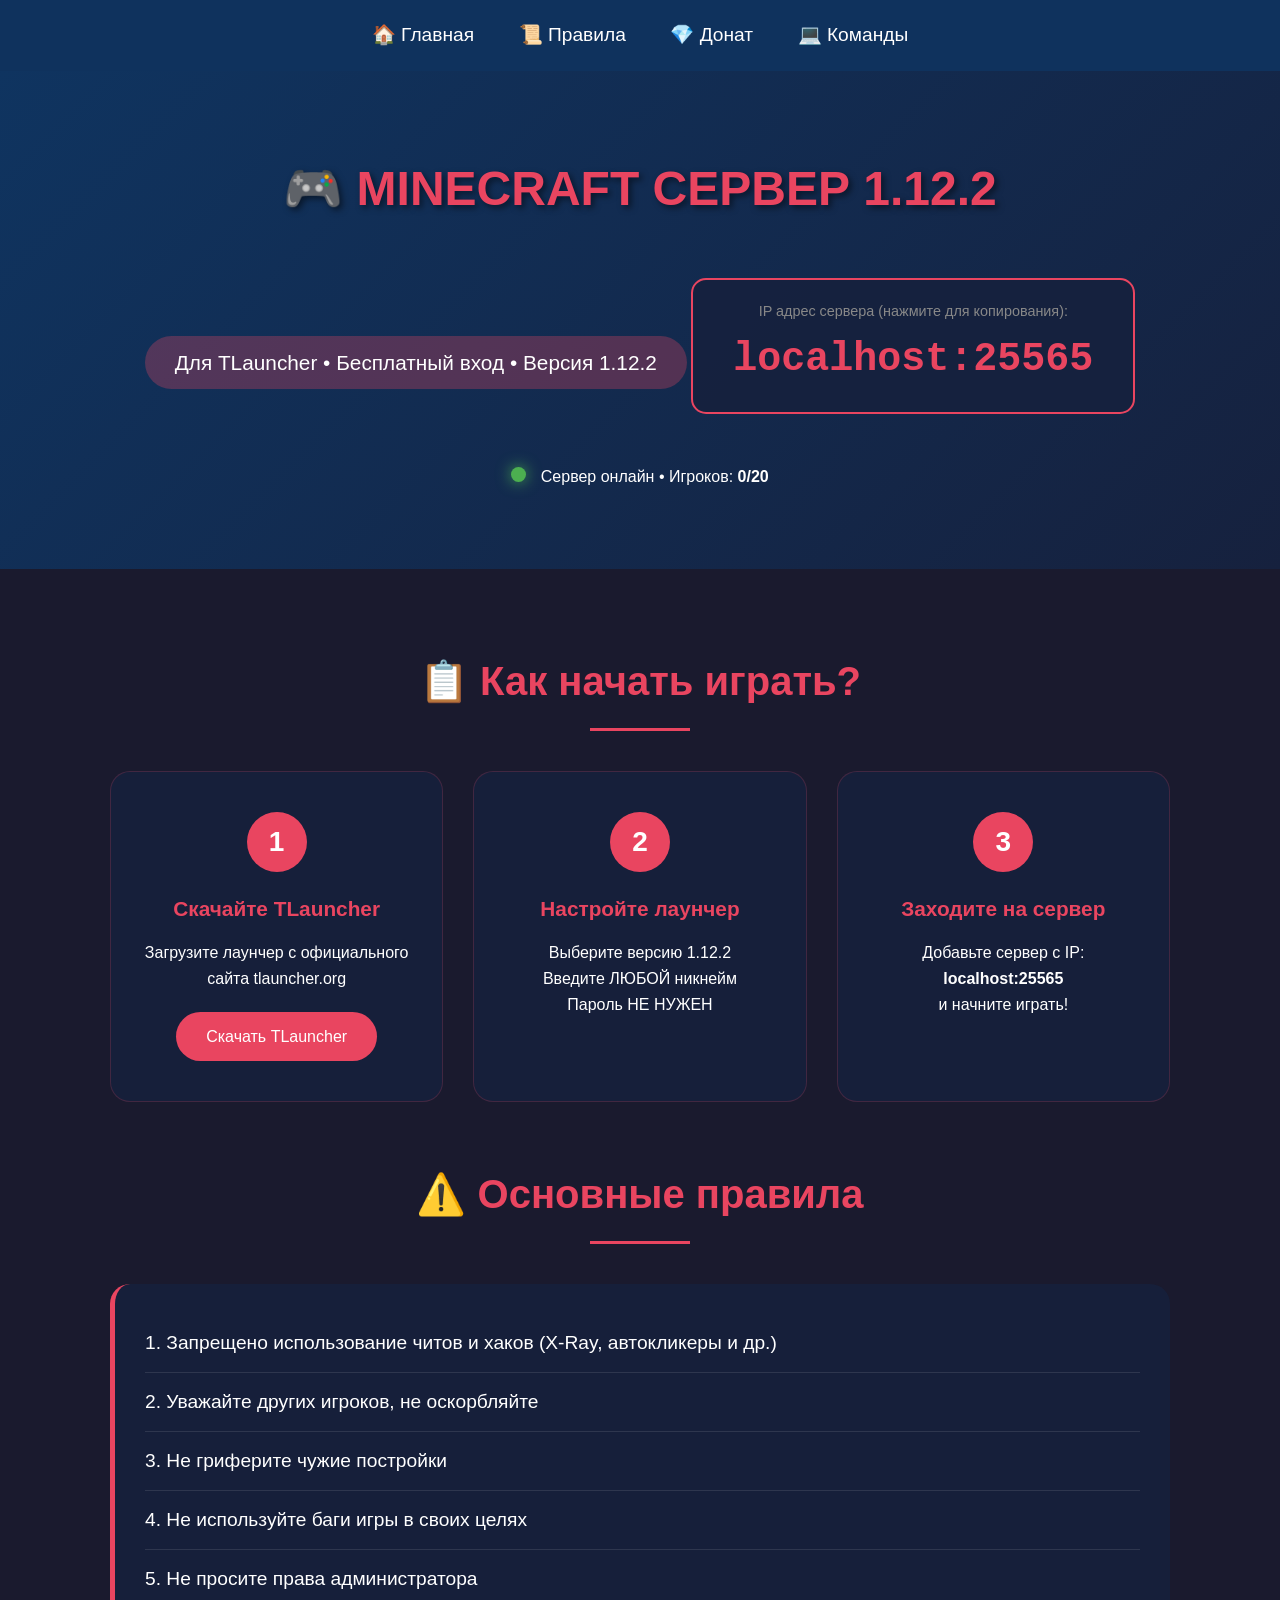
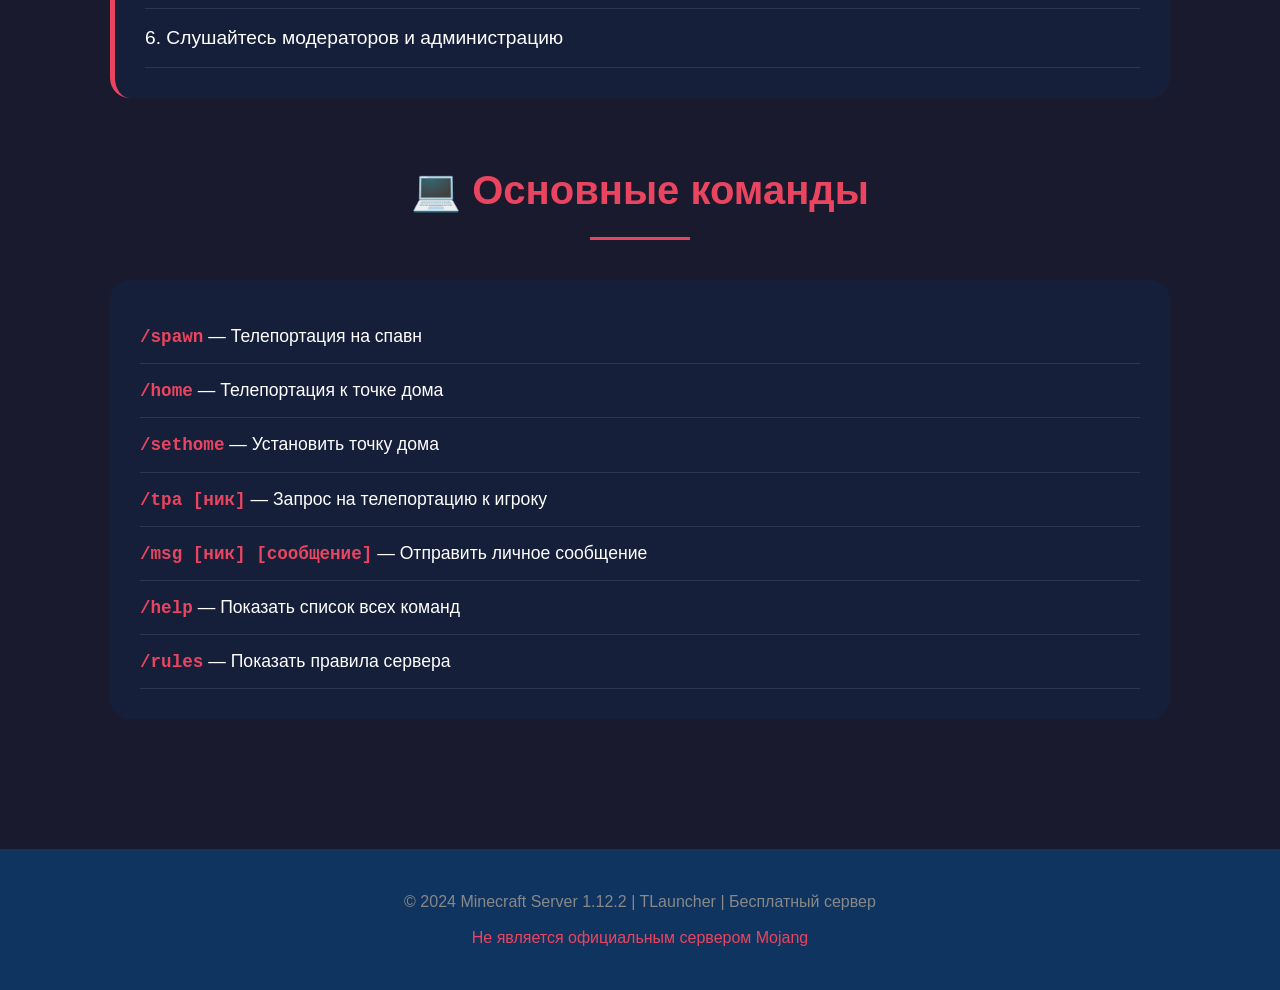
<file: index.html>
<!DOCTYPE html>
<html lang="ru">
<head>
    <meta charset="UTF-8">
    <meta name="viewport" content="width=device-width, initial-scale=1.0">
    <title>Minecraft Server 1.12.2 - Бесплатный вход</title>
    <link rel="stylesheet" href="style.css">
</head>
<body>
    <!-- НАВИГАЦИЯ -->
    <nav>
        <a href="index.html">🏠 Главная</a>
        <a href="rules.html">📜 Правила</a>
        <a href="donate.html">💎 Донат</a>
        <a href="#commands">💻 Команды</a>
    </nav>
    
    <!-- ШАПКА -->
    <header>
        <h1>🎮 MINECRAFT СЕРВЕР 1.12.2</h1>
        <div class="server-version">Для TLauncher • Бесплатный вход • Версия 1.12.2</div>
        
        <div class="ip-box" onclick="copyIP()" title="Нажмите чтобы скопировать IP">
            <div class="ip-label">IP адрес сервера (нажмите для копирования):</div>
            <div class="ip-address">localhost:25565</div>
        </div>
        
        <div class="status">
            <span class="status-dot"></span>
            <span>Сервер онлайн • Игроков: <strong>0/20</strong></span>
        </div>
    </header>
    
    <!-- КОНТЕНТ -->
    <div class="container">
        <!-- КАК НАЧАТЬ ИГРАТЬ -->
        <section>
            <h2>📋 Как начать играть?</h2>
            
            <div class="steps">
                <div class="step-card">
                    <div class="step-number">1</div>
                    <h3>Скачайте TLauncher</h3>
                    <p>Загрузите лаунчер с официального сайта tlauncher.org</p>
                    <a href="https://tlauncher.org/" class="btn" target="_blank">Скачать TLauncher</a>
                </div>
                
                <div class="step-card">
                    <div class="step-number">2</div>
                    <h3>Настройте лаунчер</h3>
                    <p>Выберите версию 1.12.2<br>Введите ЛЮБОЙ никнейм<br>Пароль НЕ НУЖЕН</p>
                </div>
                
                <div class="step-card">
                    <div class="step-number">3</div>
                    <h3>Заходите на сервер</h3>
                    <p>Добавьте сервер с IP:<br><strong>localhost:25565</strong><br>и начните играть!</p>
                </div>
            </div>
        </section>
        
        <!-- ПРАВИЛА -->
        <section>
            <h2>⚠️ Основные правила</h2>
            <div class="rules-box">
                <ol>
                    <li>Запрещено использование читов и хаков (X-Ray, автокликеры и др.)</li>
                    <li>Уважайте других игроков, не оскорбляйте</li>
                    <li>Не гриферите чужие постройки</li>
                    <li>Не используйте баги игры в своих целях</li>
                    <li>Не просите права администратора</li>
                    <li>Слушайтесь модераторов и администрацию</li>
                </ol>
            </div>
        </section>
        
        <!-- КОМАНДЫ -->
        <section id="commands">
            <h2>💻 Основные команды</h2>
            <div class="commands-box">
                <p><strong>/spawn</strong> — Телепортация на спавн</p>
                <p><strong>/home</strong> — Телепортация к точке дома</p>
                <p><strong>/sethome</strong> — Установить точку дома</p>
                <p><strong>/tpa [ник]</strong> — Запрос на телепортацию к игроку</p>
                <p><strong>/msg [ник] [сообщение]</strong> — Отправить личное сообщение</p>
                <p><strong>/help</strong> — Показать список всех команд</p>
                <p><strong>/rules</strong> — Показать правила сервера</p>
            </div>
        </section>
    </div>
    
    <!-- ПОДВАЛ -->
    <footer>
        <p>© 2024 Minecraft Server 1.12.2 | TLauncher | Бесплатный сервер</p>
        <p style="color: #e94560; margin-top: 10px;">Не является официальным сервером Mojang</p>
    </footer>
    
    <script>
        // Копирование IP адреса при клике
        function copyIP() {
            var temp = document.createElement('textarea');
            temp.value = 'localhost:25565';
            document.body.appendChild(temp);
            temp.select();
            document.execCommand('copy');
            document.body.removeChild(temp);
            alert('✅ IP скопирован: localhost:25565\n\nВставьте его в TLauncher!');
        }
    </script>
</body>
</html>
</file>
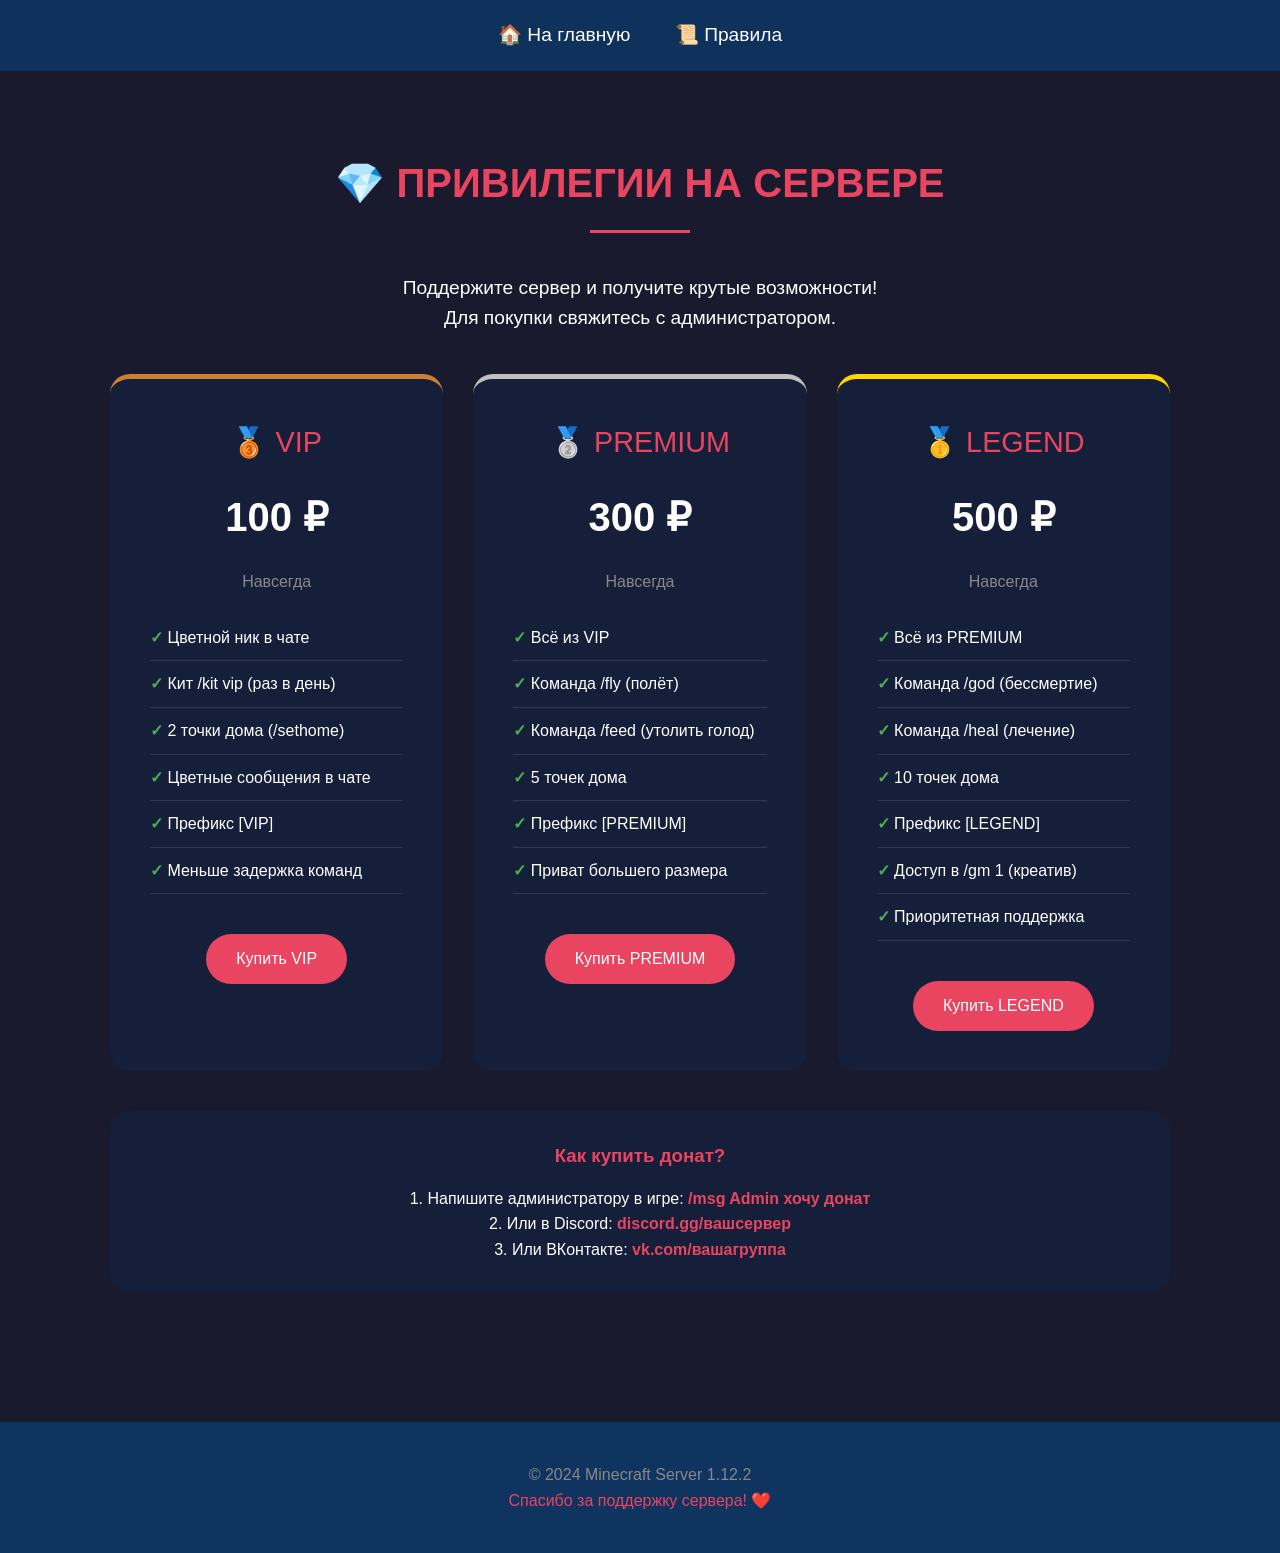
<file: donate.html>
<!DOCTYPE html>
<html lang="ru">
<head>
    <meta charset="UTF-8">
    <meta name="viewport" content="width=device-width, initial-scale=1.0">
    <title>Донат - Minecraft Server 1.12.2</title>
    <link rel="stylesheet" href="style.css">
</head>
<body>
    <nav>
        <a href="index.html">🏠 На главную</a>
        <a href="rules.html">📜 Правила</a>
    </nav>
    
    <div class="container">
        <section>
            <h2>💎 ПРИВИЛЕГИИ НА СЕРВЕРЕ</h2>
            <p style="text-align: center; font-size: 1.2em; margin-bottom: 40px;">
                Поддержите сервер и получите крутые возможности!<br>
                Для покупки свяжитесь с администратором.
            </p>
            
            <div class="donate-grid">
                <!-- VIP -->
                <div class="donate-card vip">
                    <div class="donate-title">🥉 VIP</div>
                    <div class="donate-price">100 ₽</div>
                    <p style="color: #888; margin-bottom: 20px;">Навсегда</p>
                    
                    <ul class="donate-features">
                        <li>Цветной ник в чате</li>
                        <li>Кит /kit vip (раз в день)</li>
                        <li>2 точки дома (/sethome)</li>
                        <li>Цветные сообщения в чате</li>
                        <li>Префикс [VIP]</li>
                        <li>Меньше задержка команд</li>
                    </ul>
                    
                    <a href="#" class="btn">Купить VIP</a>
                </div>
                
                <!-- PREMIUM -->
                <div class="donate-card premium">
                    <div class="donate-title">🥈 PREMIUM</div>
                    <div class="donate-price">300 ₽</div>
                    <p style="color: #888; margin-bottom: 20px;">Навсегда</p>
                    
                    <ul class="donate-features">
                        <li>Всё из VIP</li>
                        <li>Команда /fly (полёт)</li>
                        <li>Команда /feed (утолить голод)</li>
                        <li>5 точек дома</li>
                        <li>Префикс [PREMIUM]</li>
                        <li>Приват большего размера</li>
                    </ul>
                    
                    <a href="#" class="btn">Купить PREMIUM</a>
                </div>
                
                <!-- LEGEND -->
                <div class="donate-card legend">
                    <div class="donate-title">🥇 LEGEND</div>
                    <div class="donate-price">500 ₽</div>
                    <p style="color: #888; margin-bottom: 20px;">Навсегда</p>
                    
                    <ul class="donate-features">
                        <li>Всё из PREMIUM</li>
                        <li>Команда /god (бессмертие)</li>
                        <li>Команда /heal (лечение)</li>
                        <li>10 точек дома</li>
                        <li>Префикс [LEGEND]</li>
                        <li>Доступ в /gm 1 (креатив)</li>
                        <li>Приоритетная поддержка</li>
                    </ul>
                    
                    <a href="#" class="btn">Купить LEGEND</a>
                </div>
            </div>
            
            <div style="text-align: center; margin-top: 40px; background: rgba(22, 33, 62, 0.8); padding: 30px; border-radius: 20px;">
                <h3 style="color: #e94560;">Как купить донат?</h3>
                <p style="margin-top: 15px;">
                    1. Напишите администратору в игре: <strong style="color: #e94560;">/msg Admin хочу донат</strong><br>
                    2. Или в Discord: <strong style="color: #e94560;">discord.gg/вашсервер</strong><br>
                    3. Или ВКонтакте: <strong style="color: #e94560;">vk.com/вашагруппа</strong>
                </p>
            </div>
        </section>
    </div>
    
    <footer>
        <p>© 2024 Minecraft Server 1.12.2</p>
        <p style="color: #e94560;">Спасибо за поддержку сервера! ❤️</p>
    </footer>
</body>
</html>
</file>
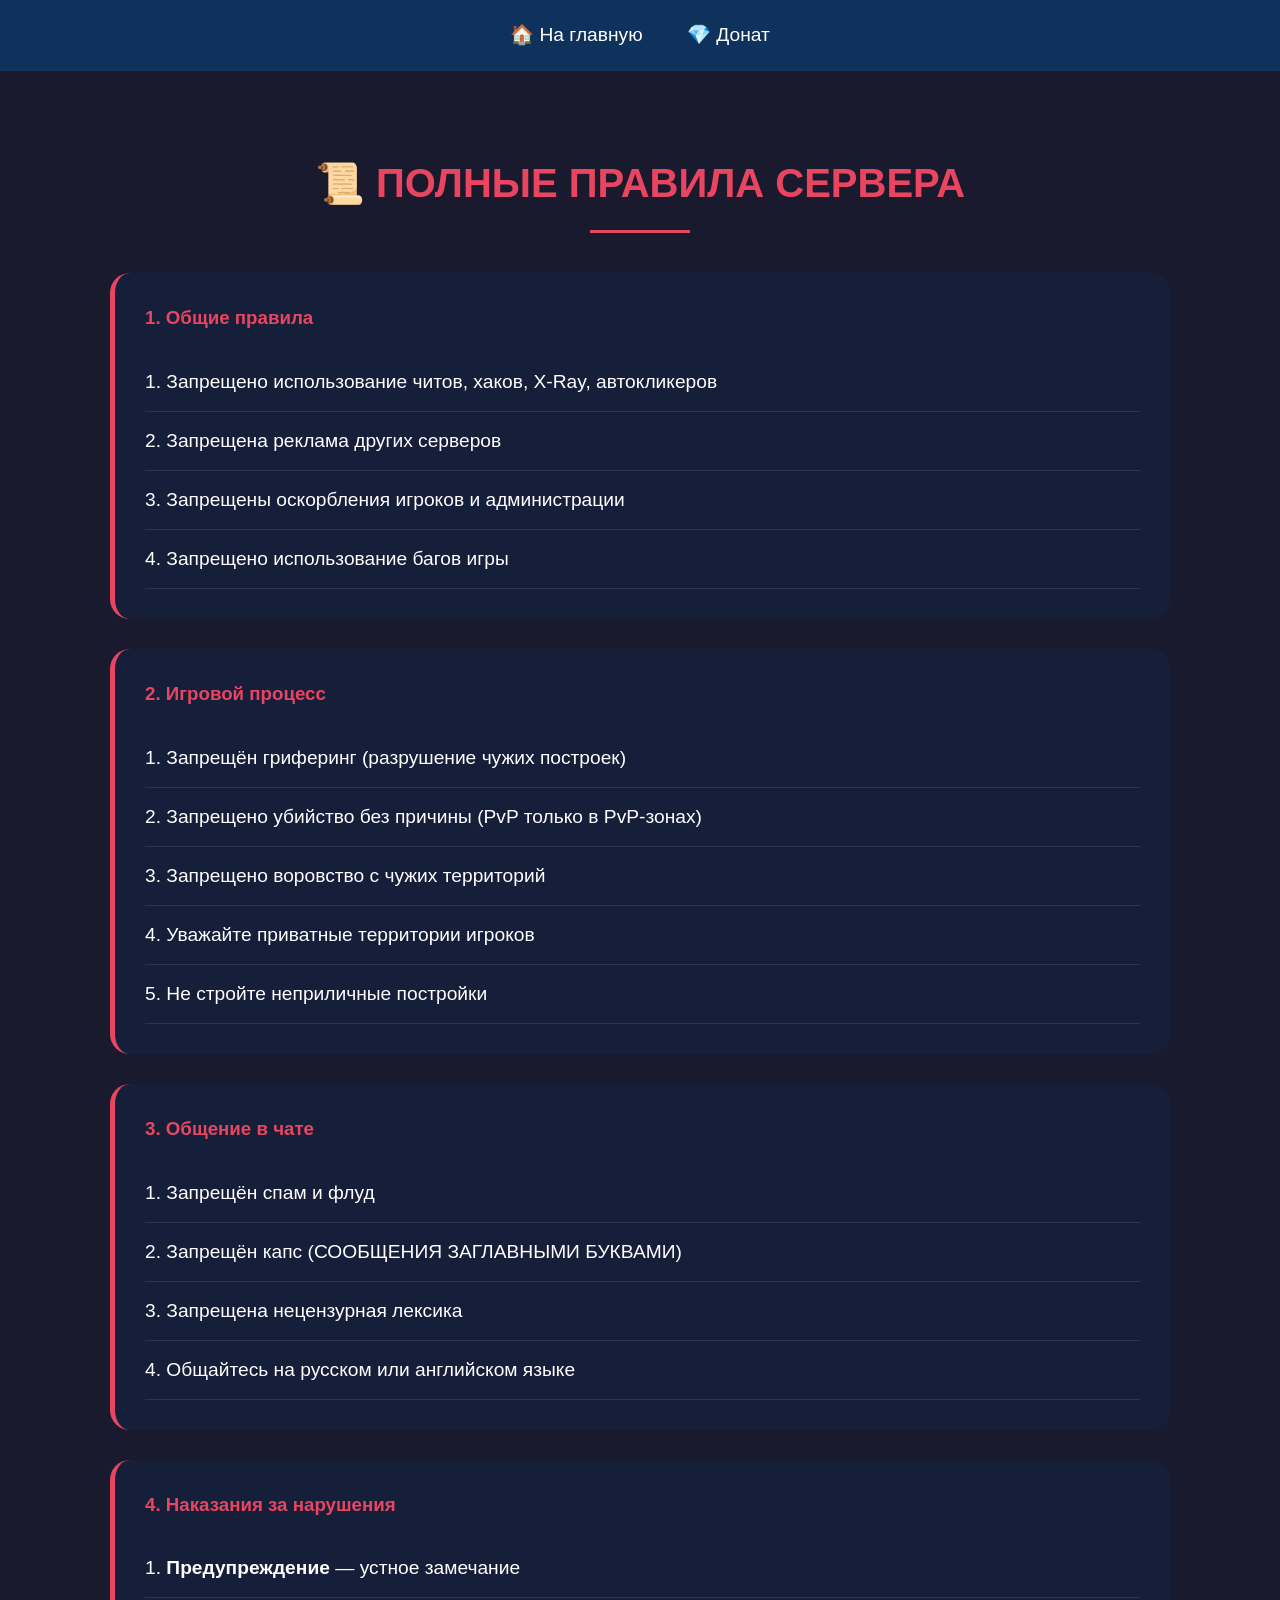
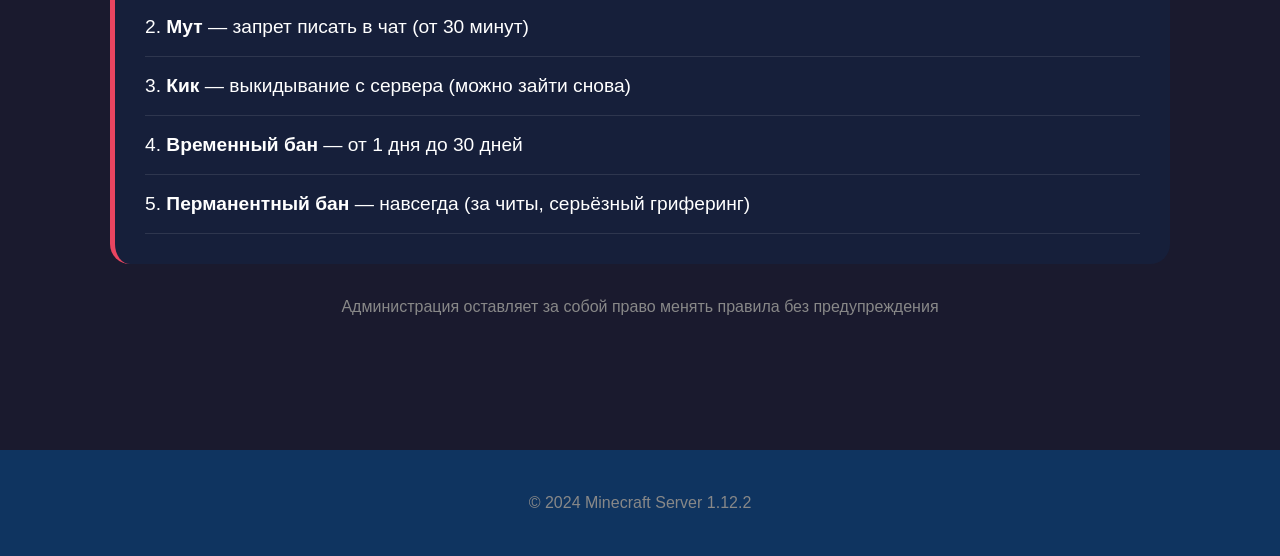
<file: rules.html>
<!DOCTYPE html>
<html lang="ru">
<head>
    <meta charset="UTF-8">
    <meta name="viewport" content="width=device-width, initial-scale=1.0">
    <title>Правила сервера - Minecraft 1.12.2</title>
    <link rel="stylesheet" href="style.css">
</head>
<body>
    <nav>
        <a href="index.html">🏠 На главную</a>
        <a href="donate.html">💎 Донат</a>
    </nav>
    
    <div class="container">
        <section>
            <h2>📜 ПОЛНЫЕ ПРАВИЛА СЕРВЕРА</h2>
            
            <div class="rules-box" style="margin-bottom: 30px;">
                <h3 style="color: #e94560; margin-bottom: 20px;">1. Общие правила</h3>
                <ol>
                    <li>Запрещено использование читов, хаков, X-Ray, автокликеров</li>
                    <li>Запрещена реклама других серверов</li>
                    <li>Запрещены оскорбления игроков и администрации</li>
                    <li>Запрещено использование багов игры</li>
                </ol>
            </div>
            
            <div class="rules-box" style="margin-bottom: 30px;">
                <h3 style="color: #e94560; margin-bottom: 20px;">2. Игровой процесс</h3>
                <ol>
                    <li>Запрещён гриферинг (разрушение чужих построек)</li>
                    <li>Запрещено убийство без причины (PvP только в PvP-зонах)</li>
                    <li>Запрещено воровство с чужих территорий</li>
                    <li>Уважайте приватные территории игроков</li>
                    <li>Не стройте неприличные постройки</li>
                </ol>
            </div>
            
            <div class="rules-box" style="margin-bottom: 30px;">
                <h3 style="color: #e94560; margin-bottom: 20px;">3. Общение в чате</h3>
                <ol>
                    <li>Запрещён спам и флуд</li>
                    <li>Запрещён капс (СООБЩЕНИЯ ЗАГЛАВНЫМИ БУКВАМИ)</li>
                    <li>Запрещена нецензурная лексика</li>
                    <li>Общайтесь на русском или английском языке</li>
                </ol>
            </div>
            
            <div class="rules-box">
                <h3 style="color: #e94560; margin-bottom: 20px;">4. Наказания за нарушения</h3>
                <ol>
                    <li><strong>Предупреждение</strong> — устное замечание</li>
                    <li><strong>Мут</strong> — запрет писать в чат (от 30 минут)</li>
                    <li><strong>Кик</strong> — выкидывание с сервера (можно зайти снова)</li>
                    <li><strong>Временный бан</strong> — от 1 дня до 30 дней</li>
                    <li><strong>Перманентный бан</strong> — навсегда (за читы, серьёзный гриферинг)</li>
                </ol>
            </div>
            
            <p style="text-align: center; margin-top: 30px; color: #888;">
                Администрация оставляет за собой право менять правила без предупреждения
            </p>
        </section>
    </div>
    
    <footer>
        <p>© 2024 Minecraft Server 1.12.2</p>
    </footer>
</body>
</html>
</file>
<file: style.css>
/* style.css - Стили для сайта Minecraft сервера */

* {
    margin: 0;
    padding: 0;
    box-sizing: border-box;
}

body {
    font-family: 'Arial', sans-serif;
    background: #1a1a2e;
    color: #ffffff;
    line-height: 1.6;
    min-height: 100vh;
}

/* ШАПКА САЙТА */
header {
    background: linear-gradient(135deg, #0f3460, #16213e);
    padding: 80px 20px;
    text-align: center;
}

h1 {
    font-size: 3em;
    color: #e94560;
    text-shadow: 3px 3px 6px rgba(0,0,0,0.5);
    margin-bottom: 20px;
}

.server-version {
    font-size: 1.3em;
    background: rgba(233, 69, 96, 0.3);
    padding: 10px 30px;
    border-radius: 50px;
    display: inline-block;
}

/* IP АДРЕС */
.ip-box {
    background: rgba(22, 33, 62, 0.9);
    padding: 20px 40px;
    border-radius: 15px;
    cursor: pointer;
    display: inline-block;
    margin: 30px 0;
    border: 2px solid #e94560;
    transition: all 0.3s;
}

.ip-box:hover {
    transform: scale(1.1);
    box-shadow: 0 0 30px rgba(233, 69, 96, 0.5);
}

.ip-label {
    font-size: 0.9em;
    color: #888;
    margin-bottom: 5px;
}

.ip-address {
    font-size: 2.5em;
    font-weight: bold;
    color: #e94560;
    font-family: 'Courier New', monospace;
}

/* СТАТУС СЕРВЕРА */
.status {
    margin-top: 20px;
}

.status-dot {
    width: 15px;
    height: 15px;
    border-radius: 50%;
    display: inline-block;
    margin-right: 10px;
    background: #4CAF50;
    box-shadow: 0 0 15px #4CAF50;
    animation: pulse 2s infinite;
}

@keyframes pulse {
    0% { opacity: 1; }
    50% { opacity: 0.5; }
    100% { opacity: 1; }
}

/* ОСНОВНОЙ КОНТЕНТ */
.container {
    max-width: 1100px;
    margin: 0 auto;
    padding: 20px;
}

section {
    margin: 60px 0;
}

h2 {
    text-align: center;
    color: #e94560;
    font-size: 2.5em;
    margin-bottom: 40px;
}

h2::after {
    content: '';
    display: block;
    width: 100px;
    height: 3px;
    background: #e94560;
    margin: 15px auto;
}

/* КАРТОЧКИ ШАГОВ */
.steps {
    display: grid;
    grid-template-columns: repeat(auto-fit, minmax(280px, 1fr));
    gap: 30px;
}

.step-card {
    background: rgba(22, 33, 62, 0.8);
    padding: 40px 30px;
    border-radius: 20px;
    text-align: center;
    transition: all 0.3s;
    border: 1px solid rgba(233, 69, 96, 0.2);
}

.step-card:hover {
    transform: translateY(-10px);
    box-shadow: 0 20px 40px rgba(0,0,0,0.3);
    border-color: #e94560;
}

.step-number {
    width: 60px;
    height: 60px;
    background: #e94560;
    border-radius: 50%;
    display: flex;
    align-items: center;
    justify-content: center;
    margin: 0 auto 20px;
    font-size: 28px;
    font-weight: bold;
}

.step-card h3 {
    color: #e94560;
    margin-bottom: 15px;
    font-size: 1.3em;
}

/* КНОПКИ */
.btn {
    display: inline-block;
    background: #e94560;
    color: white;
    padding: 12px 30px;
    border-radius: 50px;
    text-decoration: none;
    margin-top: 20px;
    transition: all 0.3s;
    border: none;
    cursor: pointer;
}

.btn:hover {
    background: #c73e54;
    transform: scale(1.05);
}

/* ПРАВИЛА */
.rules-box {
    background: rgba(22, 33, 62, 0.8);
    padding: 30px;
    border-radius: 20px;
    border-left: 5px solid #e94560;
}

.rules-box ol {
    list-style-position: inside;
    font-size: 1.2em;
    line-height: 2.5;
}

.rules-box li {
    padding: 5px 0;
    border-bottom: 1px solid rgba(255,255,255,0.1);
}

/* КОМАНДЫ */
.commands-box {
    background: rgba(22, 33, 62, 0.8);
    padding: 30px;
    border-radius: 20px;
}

.commands-box p {
    padding: 12px 0;
    border-bottom: 1px solid rgba(255,255,255,0.1);
    font-size: 1.1em;
}

.commands-box strong {
    color: #e94560;
    font-family: 'Courier New', monospace;
}

/* НАВИГАЦИЯ */
nav {
    background: rgba(15, 52, 96, 0.95);
    padding: 20px;
    text-align: center;
    position: sticky;
    top: 0;
    z-index: 100;
}

nav a {
    color: white;
    text-decoration: none;
    margin: 0 20px;
    font-size: 1.2em;
    transition: all 0.3s;
}

nav a:hover {
    color: #e94560;
}

/* ПОДВАЛ */
footer {
    background: #0f3460;
    text-align: center;
    padding: 40px;
    margin-top: 50px;
    color: #888;
}

/* ДОНАТ КАРТОЧКИ */
.donate-grid {
    display: grid;
    grid-template-columns: repeat(auto-fit, minmax(280px, 1fr));
    gap: 30px;
}

.donate-card {
    background: rgba(22, 33, 62, 0.8);
    padding: 40px;
    border-radius: 20px;
    text-align: center;
    transition: all 0.3s;
}

.donate-card:hover {
    transform: translateY(-10px);
}

.donate-card.vip { border-top: 5px solid #CD7F32; }
.donate-card.premium { border-top: 5px solid #C0C0C0; }
.donate-card.legend { border-top: 5px solid #FFD700; }

.donate-title {
    font-size: 1.8em;
    color: #e94560;
    margin-bottom: 10px;
}

.donate-price {
    font-size: 2.5em;
    font-weight: bold;
    margin: 20px 0;
}

.donate-features {
    list-style: none;
    padding: 0;
    margin: 20px 0;
    text-align: left;
}

.donate-features li {
    padding: 10px 0;
    border-bottom: 1px solid rgba(255,255,255,0.1);
}

.donate-features li::before {
    content: "✓ ";
    color: #4CAF50;
    font-weight: bold;
}

/* МОБИЛЬНАЯ ВЕРСИЯ */
@media (max-width: 768px) {
    h1 { font-size: 2em; }
    .ip-address { font-size: 1.5em; }
    h2 { font-size: 1.8em; }
}
</file>
